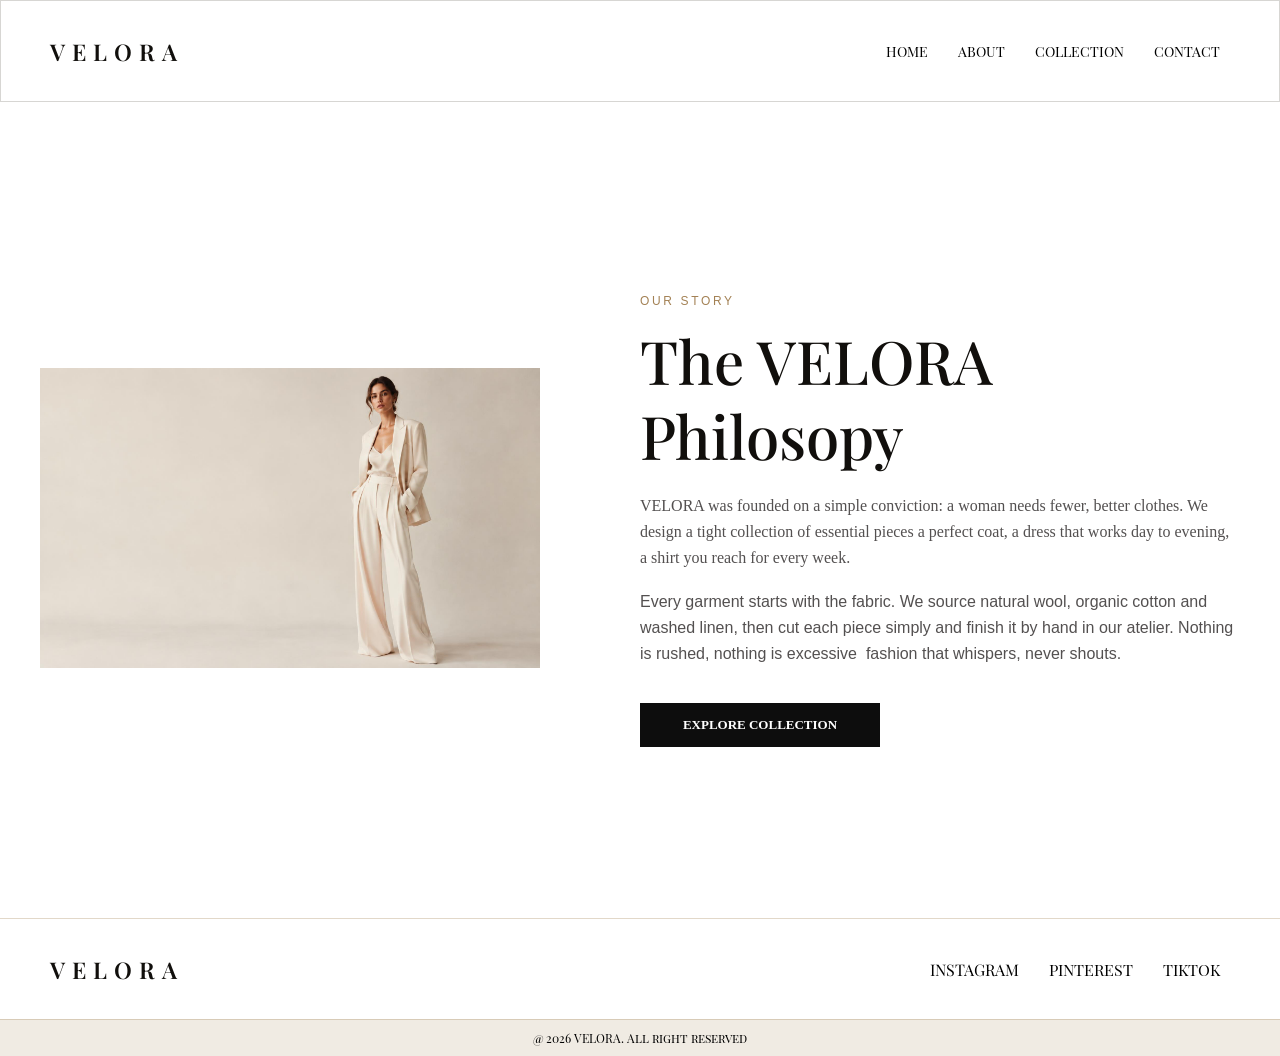
<file: about.html>
<!DOCTYPE html>
<html lang="">
<head>
<meta charset="UTF-8">
<meta name="viewport" content="width=device-width, initial-scale=1.0">
<meta name="generator" content="Silex v3.9.0">
<link rel="stylesheet" href="/css/about-8a2b05332d66886d018c81d923c111cadd1f4d7d3869c1ccde65b96fc89aac8c.css" />
<style>
/* NAVIGATION RESTORE - consistent nav on every page */
.Same_text{text-decoration:none}
#i0ufg-4-3{display:flex;justify-content:space-between;max-width:1200px;width:100%}
#ig43e-4-3{display:flex;align-items:center;column-gap:10px;padding:0 10px}
#ibk8cv,#i4tozs,#ioidp7{display:none}
#ihvi5b,#i5zx9l,#i1kx9r,#isrtz3{display:none}
@media (max-width:480px){
#ihvi5b,#i5zx9l,#i1kx9r,#isrtz3{display:flex;align-items:center;justify-content:center;width:40px;height:40px;font-size:32px;background:transparent;border:none;cursor:pointer}
#ig43e-4-3,#ig43e-4-2,#ig43e-4-2-2{display:none !important;background-color:#a88a5b;flex-direction:column;position:absolute;left:0;top:100px;width:100%;height:200px;z-index:1857;padding:10px;justify-content:space-between;column-gap:10px;transition:transform 0.9s ease}
#ii2tzj:checked ~ #ig43e,
#ibk8cv:checked ~ #ig43e-4-3,
#i4tozs:checked ~ #ig43e-4-2,
#ioidp7:checked ~ #ig43e-4-2-2{display:flex !important}
}
</style>
body {
  min-height: 100vh;
  display: flex;
  flex-direction: column;
}
body > :nth-last-child(2) {
  margin-top: auto;
}



<link href="https://fonts.googleapis.com" rel="preconnect" ><link href="https://fonts.googleapis.com/css2" rel="preconnect" crossorigin ><link href="https://fonts.googleapis.com/css2?family=Playfair+Display&display=swap" rel="stylesheet" ><link href="https://fonts.googleapis.com/css2?family=Playfair+Display+SC&display=swap" rel="stylesheet" ></head>
<body id="iyiyef"><div id="icoc-3" class="silex-default-container"><div id="i0ufg-4-3" class="silex-default-container"><div id="igfi-4" class="silex-default-container"><div id="i9du8-4" class="silex-default-text">VELORA</div></div><div id="itlzol"></div><input type="checkbox" id="ibk8cv"/><label for="ibk8cv" id="i5zx9l">☰</label><div for="ioidp7" id="ig43e-4-3" class="silex-default-container"><a href="./home.html" id="ilb2q-4-3" class="silex-default-text Same_text">HOME</a><A href="./about.html" id="ilb2q-6-3" class="silex-default-text Same_text">ABOUT</A><A href="./collection.html" id="ilb2q-5-3" class="silex-default-text Same_text">COLLECTION</A><A href="./contact.html" id="i2x3n-3" class="silex-default-text Same_text">CONTACT</A></div></div></div><div id="i7wlh-2" class="silex-default-container"><div id="ieo8t-2" class="silex-default-container"><div id="ipe0v-2" class="silex-default-container"><span id="ipm1w-2">OUR STORY</span><h1 data-tsd-source="/src/routes/index.tsx:42:13" id="ihjh6-2" class="text-4xl leading-tight text-foreground md:text-5xl lg:text-6xl">The VELORA Philosopy</h1><p data-tsd-source="/src/routes/about.tsx:44:11" id="inmzdq" class="mt-6 text-base leading-relaxed text-muted-foreground">VELORA was founded on a simple conviction: a woman needs fewer, better clothes. We design a tight collection of essential pieces a perfect coat, a dress that works day to evening, a shirt you reach for every week.<br/></p><span id="iskh2e"><br/></span><span id="igzl5v">Every garment starts with the fabric. We source natural wool, organic cotton and washed linen, then cut each piece simply and finish it by hand in our atelier. Nothing is rushed, nothing is excessive  fashion that whispers, never shouts.</span><br id="in5oda" class="Apple-interchange-newline"/><br class="Apple-interchange-newline"/><A type="button" href="./collection.html" id="ihqkj-2-2">EXPLORE COLLECTION</A></div><div id="i1nvg-2" class="silex-default-container"><img id="itdql-2" src="/assets/hero-DiPG7TwE.jpg"/></div></div></div><div id="itb5k9" class="silex-default-container"><div id="i93c9-2" class="silex-default-container"><div id="i0ufg-2-5" class="silex-default-container"><div id="igfi-2-5" class="silex-default-container"><div id="i9du8-2-5" class="silex-default-text">VELORA</div></div><div id="ig43e-2-5" class="silex-default-container"><div id="iu1iq-2-5" class="silex-default-text same_text_footer">INSTAGRAM</div><div id="igwsr-2-5" class="silex-default-text same_text_footer">PINTEREST</div><div id="ilb2q-2-5" class="silex-default-text same_text_footer">TIKTOK</div></div></div></div><div id="inwczh-3" class="silex-default-container"><div id="i3sb89-2" class="silex-default-container"><div id="ilu8is-2" class="silex-default-text">@ 2026 VELORA. All right reserved</div></div></div></div></body>
</html>
</file>
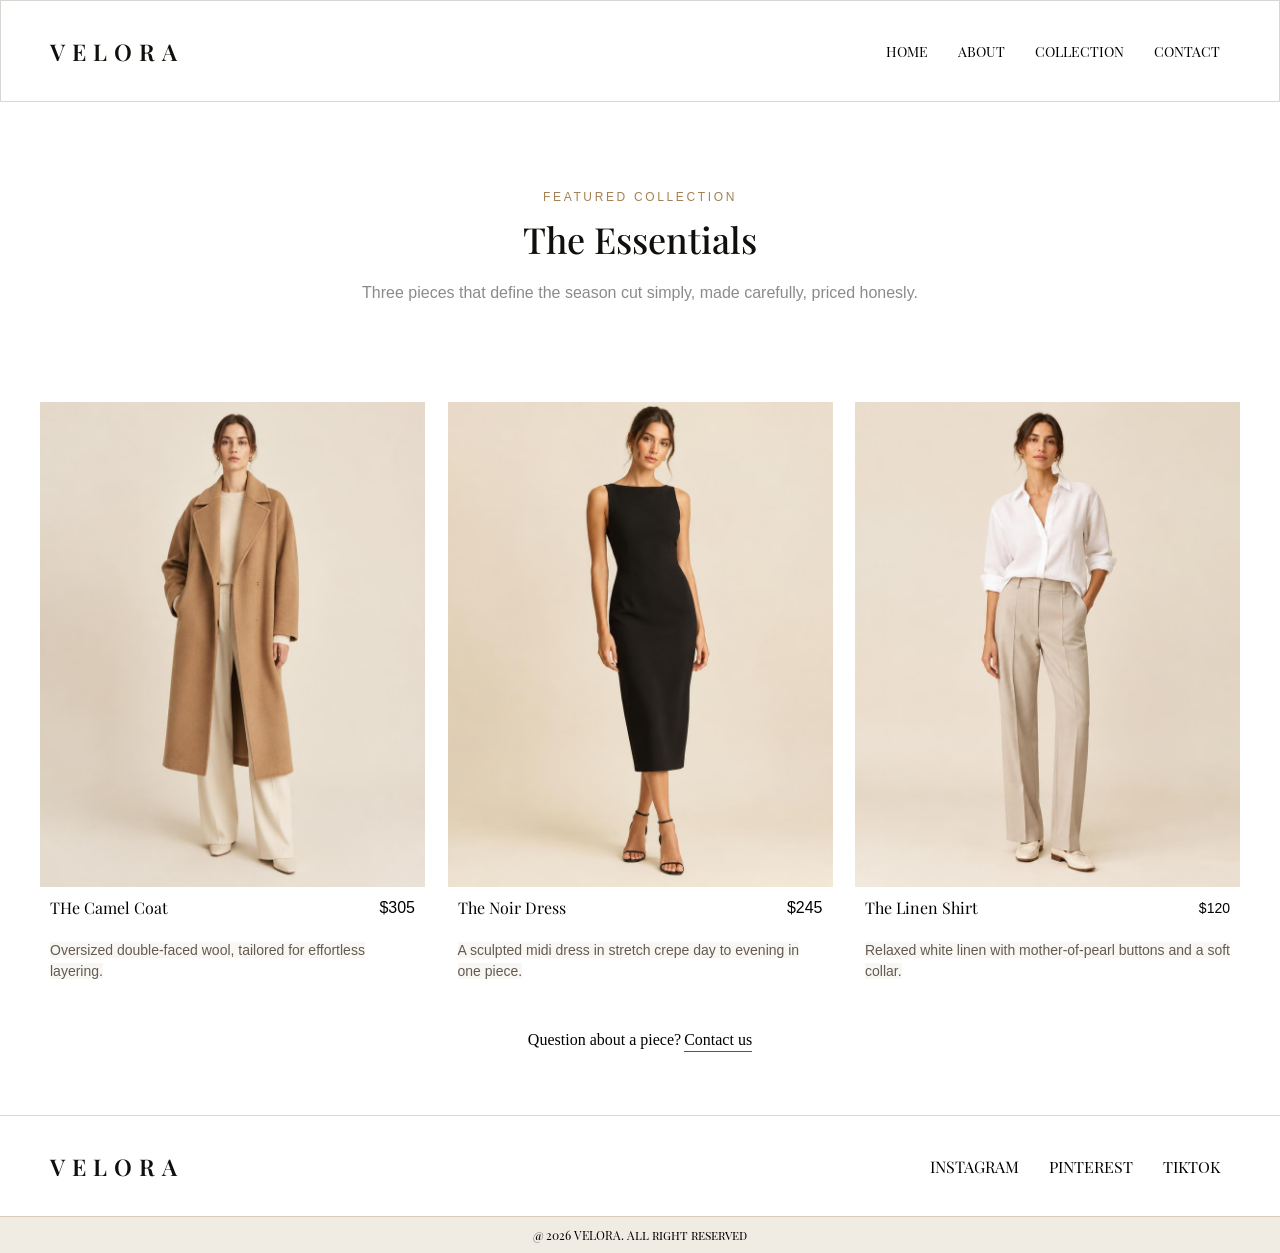
<file: collection.html>
<!DOCTYPE html>
<html lang="">
<head>
<meta charset="UTF-8">
<meta name="viewport" content="width=device-width, initial-scale=1.0">
<meta name="generator" content="Silex v3.9.0">
<link rel="stylesheet" href="/css/collection-d24afd1c11da4608a99aa071e062bcdd4bedc843bc2fc219ff7ac9bc777a57a7.css" />
<style>
/* NAVIGATION RESTORE - consistent nav on every page */
.Same_text{text-decoration:none}
#i0ufg-4-3{display:flex;justify-content:space-between;max-width:1200px;width:100%}
#ig43e-4-3{display:flex;align-items:center;column-gap:10px;padding:0 10px}
#ibk8cv,#i4tozs,#ioidp7{display:none}
#ihvi5b,#i5zx9l,#i1kx9r,#isrtz3{display:none}
@media (max-width:480px){
#ihvi5b,#i5zx9l,#i1kx9r,#isrtz3{display:flex;align-items:center;justify-content:center;width:40px;height:40px;font-size:32px;background:transparent;border:none;cursor:pointer}
#ig43e-4-3,#ig43e-4-2,#ig43e-4-2-2{display:none !important;background-color:#a88a5b;flex-direction:column;position:absolute;left:0;top:100px;width:100%;height:200px;z-index:1857;padding:10px;justify-content:space-between;column-gap:10px;transition:transform 0.9s ease}
#ii2tzj:checked ~ #ig43e,
#ibk8cv:checked ~ #ig43e-4-3,
#i4tozs:checked ~ #ig43e-4-2,
#ioidp7:checked ~ #ig43e-4-2-2{display:flex !important}
}
</style>




<link href="https://fonts.googleapis.com" rel="preconnect" ><link href="https://fonts.googleapis.com/css2" rel="preconnect" crossorigin ><link href="https://fonts.googleapis.com/css2?family=Playfair+Display&display=swap" rel="stylesheet" ><link href="https://fonts.googleapis.com/css2?family=Playfair+Display+SC&display=swap" rel="stylesheet" ></head>
<body id="i36yvp"><div id="icoc-3-2" class="silex-default-container"><div id="i0ufg-4-2" class="silex-default-container"><div id="igfi-4-2" class="silex-default-container"><div id="i9du8-4-2" class="silex-default-text">VELORA</div></div><div id="iucoa2"></div><input type="checkbox" id="i4tozs"/><label for="i4tozs" id="i1kx9r">☰</label><div for="ioidp7" id="ig43e-4-2" class="silex-default-container"><a href="./home.html" id="ilb2q-4-2" class="silex-default-text Same_text">HOME</a><A href="./about.html" id="ilb2q-6-4" class="silex-default-text Same_text">ABOUT</A><A href="./collection.html" id="ilb2q-5-4" class="silex-default-text Same_text">COLLECTION</A><A href="./contact.html" id="i2x3n-3-2" class="silex-default-text Same_text">CONTACT</A></div></div></div><div id="i7wlh-2-2" class="silex-default-container"><div id="ieo8t-2-2" class="silex-default-container"></div></div><div id="ir7rj-2" class="silex-default-container"><div id="i8r12-2" class="silex-default-container"><span id="ig2r9-3">FEATURED COLLECTION</span><h2 data-tsd-source="/src/routes/index.tsx:75:13" id="i1aii-3" class="font-heading text-3xl font-medium text-foreground md:text-4xl">The Essentials</h2><div id="iv8nv1" class="silex-default-text">Three pieces that define the season cut simply, made carefully, priced honesly.</div></div><div id="i0glrl" class="silex-default-container"><div id="iw0rb7" class="silex-default-container"><div id="if8z57" class="silex-default-text">Question about a piece? </div><A href="./contact.html" id="iid0tt" class="silex-default-text">Contact us</A></div></div><div id="iw89s-2"><div id="i3vxv-3-2" class="silex-default-container Log"><div id="iksygu-4-3-5-3-2" class="silex-default-container"><div id="imd9o-4-3-5-3-2" class="silex-default-text">THe Camel Coat</div><div id="i96ll-5-3-5-3-2" class="silex-default-text">$305</div></div><div id="iksygu-4-3-5-5-3-2" class="silex-default-container"><div id="imd9o-4-3-5-5-3-2" class="silex-default-text"><span id="ij8h7u-2">Oversized double-faced wool, tailored for effortless layering.</span><br id="iarbff-2"/></div></div><div id="i178n-2" class="silex-default-container CONTAINER"><img id="iebbv-3-2" src="/assets/product-coat-XFfqGw-7.jpg" class="IMAGE"/></div></div><div id="i3vxv-3-3-2" class="silex-default-container Log"><div id="iksygu-3-2" class="silex-default-container"><div id="imd9o-3-2" class="silex-default-text">The Noir Dress</div><div id="i96ll-4-2" class="silex-default-text">$245</div></div><div id="iksygu-3-3-2-3-2" class="silex-default-container"><div id="imd9o-3-3-2-3-2" class="silex-default-text"><span id="igjbei-2">A sculpted midi dress in stretch crepe day to evening in one piece.</span><br id="ir8i06-2"/></div></div><div id="i178n-3-2" class="silex-default-container CONTAINER"><img id="iebbv-3-3-2" src="/assets/product-dress-BSSbsTXH.jpg" class="IMAGE"/></div></div><div id="i3vxv-2-2" class="silex-default-container Log"><div id="icrik-2" class="silex-default-container"><div id="i2g05-2" class="silex-default-text">The Linen Shirt</div><div id="i96ll-2-2" class="silex-default-text">$120</div></div><div id="icrik-3-2-3-2" class="silex-default-container"><div id="i2g05-3-2-3-2" class="silex-default-text"><span id="ie00wh-2">Relaxed white linen with mother-of-pearl buttons and a soft collar.</span><br id="iiyrxt-2"/></div></div><div id="iyzil-2" class="silex-default-container CONTAINER"><img id="iebbv-2-2" src="/assets/product-shirt-C7UvGaq_.jpg" class="IMAGE"/></div></div></div></div><div id="ipxguf" class="silex-default-container"><div id="i93c9-3" class="silex-default-container"><div id="i0ufg-2-6" class="silex-default-container"><div id="igfi-2-6" class="silex-default-container"><div id="i9du8-2-6" class="silex-default-text">VELORA</div></div><div id="ig43e-2-6" class="silex-default-container"><div id="iu1iq-2-6" class="silex-default-text same_text_footer">INSTAGRAM</div><div id="igwsr-2-6" class="silex-default-text same_text_footer">PINTEREST</div><div id="ilb2q-2-6" class="silex-default-text same_text_footer">TIKTOK</div></div></div></div><div id="inwczh-2" class="silex-default-container"><div id="i3sb89-3" class="silex-default-container"><div id="ilu8is-3" class="silex-default-text">@ 2026 VELORA. All right reserved</div></div></div></div></body>
</html>
</file>
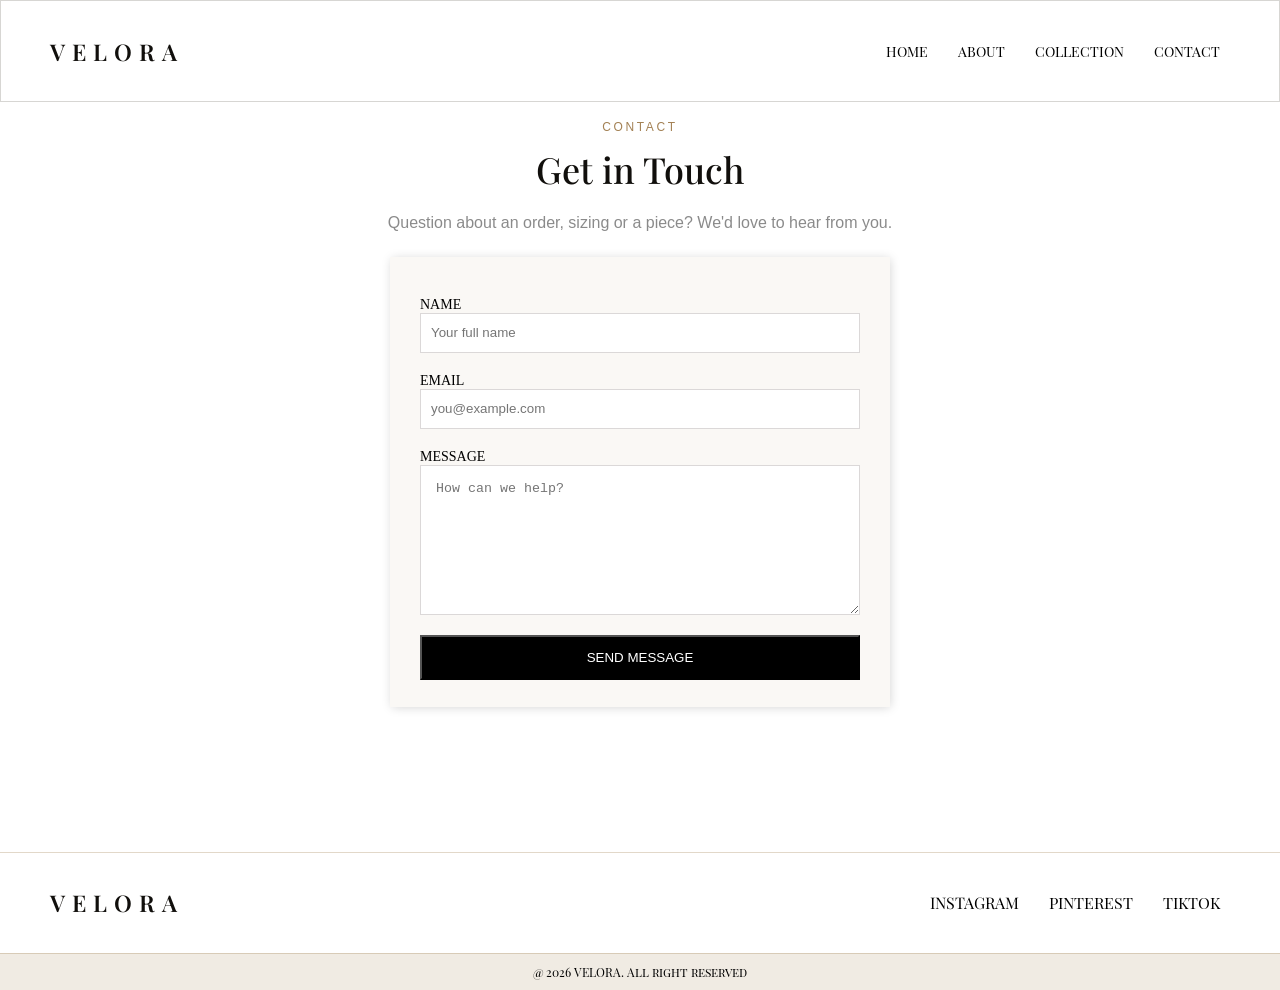
<file: contact.html>
<!DOCTYPE html>
<html lang="">
<head>
<meta charset="UTF-8">
<meta name="viewport" content="width=device-width, initial-scale=1.0">
<meta name="generator" content="Silex v3.9.0">
<link rel="stylesheet" href="/css/contact-f17ec191bf31e5355d2a39aedf1beb34613e172f86f29b64c9c46493f66a1e59.css" />
<style>
/* NAVIGATION RESTORE - consistent nav on every page */
.Same_text{text-decoration:none}
#i0ufg-4-3{display:flex;justify-content:space-between;max-width:1200px;width:100%}
#ig43e-4-3{display:flex;align-items:center;column-gap:10px;padding:0 10px}
#ibk8cv,#i4tozs,#ioidp7{display:none}
#ihvi5b,#i5zx9l,#i1kx9r,#isrtz3{display:none}
@media (max-width:480px){
#ihvi5b,#i5zx9l,#i1kx9r,#isrtz3{display:flex;align-items:center;justify-content:center;width:40px;height:40px;font-size:32px;background:transparent;border:none;cursor:pointer}
#ig43e-4-3,#ig43e-4-2,#ig43e-4-2-2{display:none !important;background-color:#a88a5b;flex-direction:column;position:absolute;left:0;top:100px;width:100%;height:200px;z-index:1857;padding:10px;justify-content:space-between;column-gap:10px;transition:transform 0.9s ease}
#ii2tzj:checked ~ #ig43e,
#ibk8cv:checked ~ #ig43e-4-3,
#i4tozs:checked ~ #ig43e-4-2,
#ioidp7:checked ~ #ig43e-4-2-2{display:flex !important}
}
</style>

<script>
(function () {
  const scriptURL =
    "https://script.google.com/macros/s/AKfycbzD02sQfmOFeCYCjxptSs8JSCM9BDPjHS3oKsMzII3pJ-RKK6gV6qGGH9o7Y0ycf1ws/exec";

  function setupVeloraForm() {
    const nameInput = document.getElementById("i8hamg");
    const emailInput = document.getElementById("i8hamg-2");
    const messageInput = document.getElementById("id4qq6");
    const submitButton = document.getElementById("imxqas");

    if (!nameInput || !emailInput || !messageInput || !submitButton) {
      console.error("VELORA: Form fields or button not found.");
      return;
    }

    submitButton.addEventListener("click", async function (event) {
      event.preventDefault();

      const name = nameInput.value.trim();
      const email = emailInput.value.trim();
      const message = messageInput.value.trim();

      if (!name || !email || !message) {
        alert("Please fill in all fields.");
        return;
      }

      submitButton.disabled = true;

      const data = new URLSearchParams({
        name: name,
        email: email,
        message: message
      });

      try {
        await fetch(scriptURL, {
          method: "POST",
          mode: "no-cors",
          body: data
        });

        alert("Your message was submitted. Please allow a moment for processing.");

        nameInput.value = "";
        emailInput.value = "";
        messageInput.value = "";
      } catch (error) {
        console.error("VELORA submission error:", error);
        alert("Submission failed. Please try again.");
      } finally {
        submitButton.disabled = false;
      }
    });
  }

  if (document.readyState === "loading") {
    document.addEventListener("DOMContentLoaded", setupVeloraForm);
  } else {
    setupVeloraForm();
  }
})();
</script>




<link href="https://fonts.googleapis.com" rel="preconnect" ><link href="https://fonts.googleapis.com/css2" rel="preconnect" crossorigin ><link href="https://fonts.googleapis.com/css2?family=Playfair+Display&display=swap" rel="stylesheet" ><link href="https://fonts.googleapis.com/css2?family=Playfair+Display+SC&display=swap" rel="stylesheet" ></head>
<body id="iihc4i"><div id="icoc-3-2-2" class="silex-default-container"><div id="i0ufg-4-2-2" class="silex-default-container"><div id="igfi-4-2-2" class="silex-default-container"><div id="i9du8-4-2-2" class="silex-default-text">VELORA</div></div><div id="iaivfx"></div><input type="checkbox" id="ioidp7"/><label for="ioidp7" id="isrtz3">☰</label><div for="ioidp7" id="ig43e-4-2-2" class="silex-default-container"><a href="./home.html" id="ilb2q-4-2-2" class="silex-default-text Same_text">HOME</a><A href="./about.html" id="ilb2q-6-5" class="silex-default-text Same_text">ABOUT</A><A href="./collection.html" id="ilb2q-5-5" class="silex-default-text Same_text">COLLECTION</A><A href="./contact.html" id="i2x3n-3-2-2" class="silex-default-text Same_text">CONTACT</A></div></div></div><div id="ir7rj-2-3" class="silex-default-container"><div id="idip3b" class="silex-default-container"></div><div id="i8r12-2-3" class="silex-default-container"><span id="ig2r9-3-3">CONTACT</span><h2 data-tsd-source="/src/routes/index.tsx:75:13" id="i1aii-3-3" class="font-heading text-3xl font-medium text-foreground md:text-4xl">Get in Touch</h2><div id="iv8nv1-3" class="silex-default-text">Question about an order, sizing or a piece? We'd love to hear from you.</div><div id="i7oscj" class="silex-default-container"><form method="get" id="ixp4kk"><div id="inl7dh"><label for="i8hamg" id="ivwcxu">NAME</label><input type="text" id="i8hamg" placeholder="Your full name"/></div><div id="i9nvk3"><label for="i8hamg-2" id="i4teg9">EMAIL</label><input type="email" id="i8hamg-2" placeholder="you@example.com"/></div><div id="idgtyy"><label for="id4qq6" id="iizgg4">MESSAGE</label><textarea id="id4qq6" placeholder="How can we help?"></textarea></div><div><button type="submit" id="imxqas">SEND MESSAGE</button></div></form></div></div></div><div id="igwe0g" class="silex-default-container"><div id="i93c9-4" class="silex-default-container"><div id="i0ufg-2-3" class="silex-default-container"><div id="igfi-2-3" class="silex-default-container"><div id="i9du8-2-3" class="silex-default-text">VELORA</div></div><div id="ig43e-2-3" class="silex-default-container"><div id="iu1iq-2-3" class="silex-default-text same_text_footer">INSTAGRAM</div><div id="igwsr-2-3" class="silex-default-text same_text_footer">PINTEREST</div><div id="ilb2q-2-3" class="silex-default-text same_text_footer">TIKTOK</div></div></div></div><div id="inwczh-4" class="silex-default-container"><div id="i3sb89-4" class="silex-default-container"><div id="ilu8is-4" class="silex-default-text">@ 2026 VELORA. All right reserved</div></div></div></div></body>
</html>
</file>
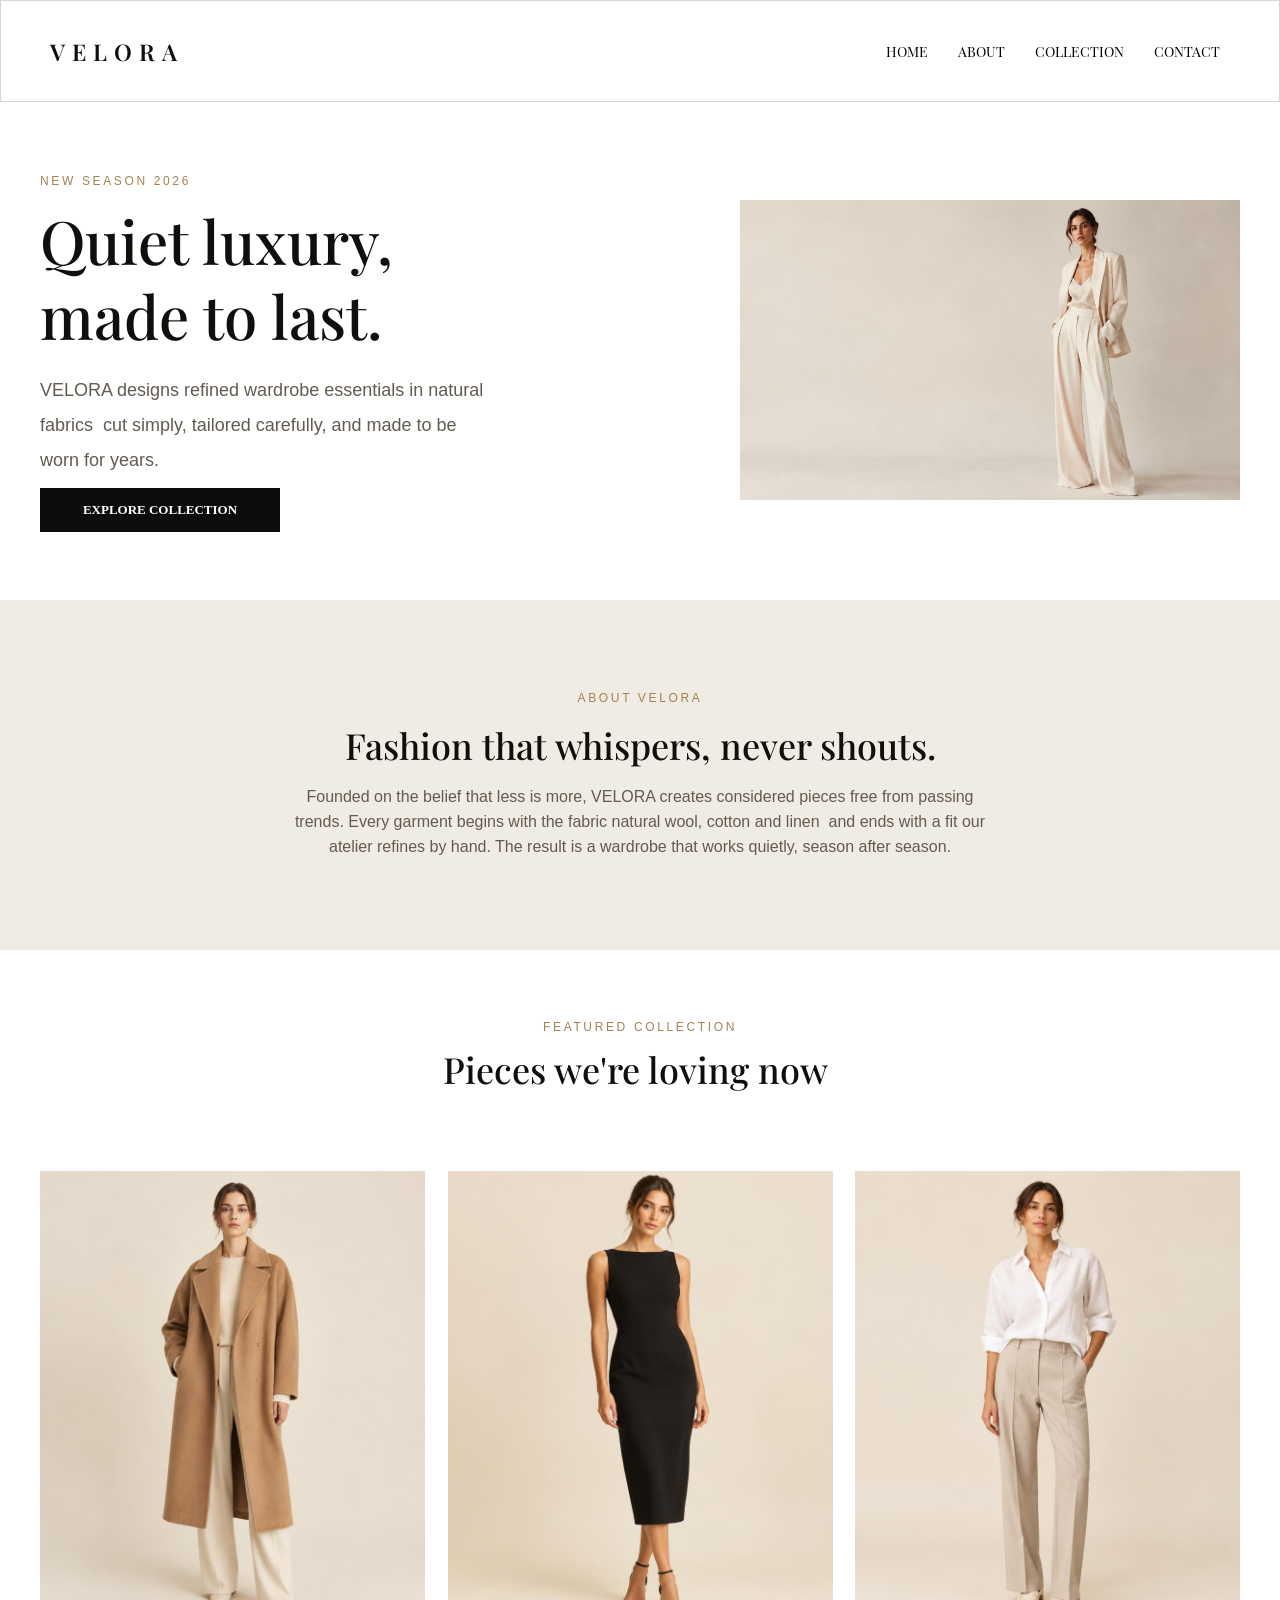
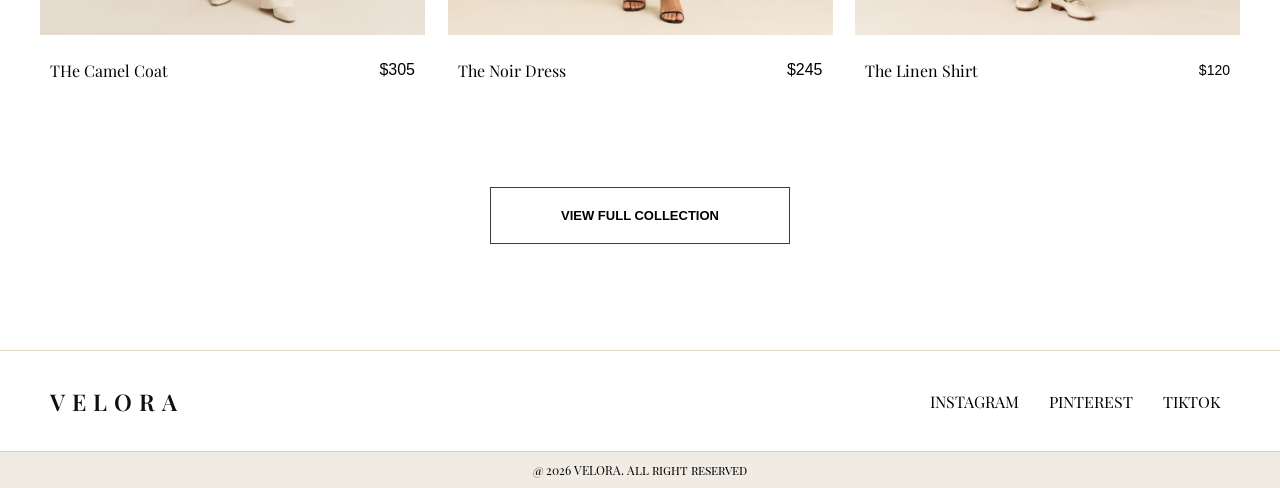
<file: home.html>
<!DOCTYPE html>
<html lang="">
<head>
<meta charset="UTF-8">
<meta name="viewport" content="width=device-width, initial-scale=1.0">
<meta name="generator" content="Silex v3.9.0">
<link rel="stylesheet" href="/css/home-d5a803fe5a7eb54b998e6d7cf14d75f5b43603138c4b5f65a8a74ffddd7be26d.css" />
<style>
/* NAVIGATION RESTORE - consistent nav on every page */
.Same_text{text-decoration:none}
#i0ufg-4-3{display:flex;justify-content:space-between;max-width:1200px;width:100%}
#ig43e-4-3{display:flex;align-items:center;column-gap:10px;padding:0 10px}
#ibk8cv,#i4tozs,#ioidp7{display:none}
#ihvi5b,#i5zx9l,#i1kx9r,#isrtz3{display:none}
@media (max-width:480px){
#ihvi5b,#i5zx9l,#i1kx9r,#isrtz3{display:flex;align-items:center;justify-content:center;width:40px;height:40px;font-size:32px;background:transparent;border:none;cursor:pointer}
#ig43e-4-3,#ig43e-4-2,#ig43e-4-2-2{display:none !important;background-color:#a88a5b;flex-direction:column;position:absolute;left:0;top:100px;width:100%;height:200px;z-index:1857;padding:10px;justify-content:space-between;column-gap:10px;transition:transform 0.9s ease}
#ii2tzj:checked ~ #ig43e,
#ibk8cv:checked ~ #ig43e-4-3,
#i4tozs:checked ~ #ig43e-4-2,
#ioidp7:checked ~ #ig43e-4-2-2{display:flex !important}
}
</style>




<link href="https://fonts.googleapis.com" rel="preconnect" ><link href="https://fonts.googleapis.com/css2" rel="preconnect" crossorigin ><link href="https://fonts.googleapis.com/css2?family=Playfair+Display&display=swap" rel="stylesheet" ><link href="https://fonts.googleapis.com/css2?family=Playfair+Display+SC&display=swap" rel="stylesheet" ></head>
<body id="i4p5"><div id="icoc" class="silex-default-container"><div id="i0ufg" class="silex-default-container"><div id="igfi" class="silex-default-container"><div id="i9du8" class="silex-default-text">VELORA</div></div><div id="i9fgty"></div><input type="checkbox" id="ii2tzj"/><label for="ii2tzj" id="ihvi5b">☰</label><div for="ioidp7" id="ig43e" class="silex-default-container"><a href="./home.html" id="ilb2q" class="silex-default-text Same_text">HOME</a><A href="./about.html" id="ilb2q-6" class="silex-default-text Same_text">ABOUT</A><A href="./collection.html" id="ilb2q-5" class="silex-default-text Same_text">COLLECTION</A><A href="./contact.html" id="i2x3n" class="silex-default-text Same_text">CONTACT</A></div></div></div><div id="i7wlh" class="silex-default-container"><SECTION id="ieo8t"><div id="ipe0v" class="silex-default-container"><span id="ipm1w">New Season 2026</span><h1 data-tsd-source="/src/routes/index.tsx:42:13" id="ihjh6" class="text-4xl leading-tight text-foreground md:text-5xl lg:text-6xl">Quiet luxury, made to last.</h1><span id="ijqna">VELORA designs refined wardrobe essentials in natural fabrics  cut simply, tailored carefully, and made to be worn for years.</span><A type="button" href="./collection.html" id="ihqkj-2">EXPLORE COLLECTION</A></div><div id="i1nvg" class="silex-default-container"><img id="itdql" src="/assets/hero-DiPG7TwE.jpg"/></div></SECTION></div><div id="icdru" class="silex-default-container"><div id="iwdq8" class="silex-default-container"><span id="ig2r9-2">About VELORA</span><h2 data-tsd-source="/src/routes/index.tsx:75:13" id="i1aii-2" class="font-heading text-3xl font-medium text-foreground md:text-4xl">Fashion that whispers, never shouts.</h2><span id="i7sfu">Founded on the belief that less is more, VELORA creates considered pieces free from passing trends. Every garment begins with the fabric natural wool, cotton and linen  and ends with a fit our atelier refines by hand. The result is a wardrobe that works quietly, season after season.</span></div></div><div id="ir7rj" class="silex-default-container"><div id="i8r12" class="silex-default-container"><span id="ig2r9">FEATURED COLLECTION</span><h2 data-tsd-source="/src/routes/index.tsx:75:13" id="i1aii" class="font-heading text-3xl font-medium text-foreground md:text-4xl">Pieces we're loving now </h2><div id="iw89s"><div id="i3vxv-3" class="silex-default-container Log"><div id="iksygu-4-3-5-3" class="silex-default-container"><div id="imd9o-4-3-5-3" class="silex-default-text">THe Camel Coat</div><div id="i96ll-5-3-5-3" class="silex-default-text">$305</div></div><div id="iksygu-4-3-5-5-3" class="silex-default-container"><div id="imd9o-4-3-5-5-3" class="silex-default-text"><span id="ij8h7u">Oversized double-faced wool, tailored for effortless layering.</span><br id="iarbff"/></div></div><div id="i178n" class="silex-default-container CONTAINER"><img id="iebbv-3" src="/assets/product-coat-XFfqGw-7.jpg" class="IMAGE"/></div></div><div id="i3vxv-3-3" class="silex-default-container Log"><div id="iksygu-3" class="silex-default-container"><div id="imd9o-3" class="silex-default-text">The Noir Dress</div><div id="i96ll-4" class="silex-default-text">$245</div></div><div id="iksygu-3-3-2-3" class="silex-default-container"><div id="imd9o-3-3-2-3" class="silex-default-text"><span id="igjbei">A sculpted midi dress in stretch crepe day to evening in one piece.</span><br id="ir8i06"/></div></div><div id="i178n-3" class="silex-default-container CONTAINER"><img id="iebbv-3-3" src="/assets/product-dress-BSSbsTXH.jpg" class="IMAGE"/></div></div><div id="i3vxv-2" class="silex-default-container Log"><div id="icrik" class="silex-default-container"><div id="i2g05" class="silex-default-text">The Linen Shirt</div><div id="i96ll-2" class="silex-default-text">$120</div></div><div id="icrik-3-2-3" class="silex-default-container"><div id="i2g05-3-2-3" class="silex-default-text"><span id="ie00wh">Relaxed white linen with mother-of-pearl buttons and a soft collar.</span><br id="iiyrxt"/></div></div><div id="iyzil" class="silex-default-container CONTAINER"><img id="iebbv-2" src="/assets/product-shirt-C7UvGaq_.jpg" class="IMAGE"/></div></div></div><A type="button" href="./collection.html" id="ir8nf">VIEW FULL COLLECTION</A></div></div><div id="iwxful" class="silex-default-container"><div id="i93c9" class="silex-default-container"><div id="i0ufg-2" class="silex-default-container"><div id="igfi-2" class="silex-default-container"><div id="i9du8-2" class="silex-default-text">VELORA</div></div><div id="ig43e-2" class="silex-default-container"><div id="iu1iq-2" class="silex-default-text same_text_footer">INSTAGRAM</div><div id="igwsr-2" class="silex-default-text same_text_footer">PINTEREST</div><div id="ilb2q-2" class="silex-default-text same_text_footer">TIKTOK</div></div></div></div><div id="inwczh" class="silex-default-container"><div id="i3sb89" class="silex-default-container"><div id="ilu8is" class="silex-default-text">@ 2026 VELORA. All right reserved</div></div></div></div></body>
</html>
</file>
<file: css/about-8a2b05332d66886d018c81d923c111cadd1f4d7d3869c1ccde65b96fc89aac8c.css>
* { box-sizing: border-box; } body {margin: 0;}.silex-default-container{min-height:100px;}.silex-default-text{padding:10px;}body{display:flex;flex-direction:column;min-height:100vh;}.same_text_footer:hover{color:#c6711a;}#i9du8-4{color:#110f0c;font-family:"Playfair Display", serif;font-size:23px;font-weight:600;letter-spacing:0.3em;}#igfi-4{align-items:center;display:flex;min-height:100%;}#i2x3n-3{font-family:"Playfair Display SC", serif;}#icoc-3{align-items:center;background-color:#ffffff;border:1px solid rgba(98,91,82,0.25);display:flex;justify-content:center;padding:0px 32px 0px 32px;position:fixed;top:0px;width:100%;}#ipm1w-2{color:oklch(0.626 0.075 74);font-family:Jost, "Helvetica Neue", Arial, sans-serif;font-size:12px;font-variant-ligatures:normal;letter-spacing:2.64px;margin:5px 0px 5px 0px;text-transform:uppercase;}#ihjh6-2{--tw-font-weight:500;--tw-leading:1.25;border:0px solid oklch(0.905 0.012 85);color:oklch(0.17 0.007 80);font-family:"Playfair Display", Georgia, serif;font-size:60px;font-variant-ligatures:normal;font-weight:500;line-height:1.25;margin:10px 0px 10px 0px;max-width:400px;padding:0px;width:100%;}#ihqkj-2-2{align-items:center;background-color:rgba(0,0,0,0.95);border:0px solid;color:#ffffff;display:flex;font-size:13px;font-weight:600;height:44px;justify-content:center;text-decoration:none;transition:all 0.3s ease;width:40%;}#ihqkj-2-2:hover{background-color:rgba(0,0,0,0.89);}#ipe0v-2{display:flex;flex-direction:column;height:100%;justify-content:center;width:100%;}#itdql-2{height:300px;max-width:500px;width:97.578%;}#i1nvg-2{align-items:center;display:flex;height:100%;justify-content:flex-start;order:-1;width:100%;}#ieo8t-2{display:flex;height:500px;max-width:1200px;width:100%;}#i7wlh-2{align-items:center;display:flex;height:100%;justify-content:center;margin:100px 0px 0px 0px;min-height:800px;width:100%;}#inmzdq{--tw-leading:1.625;border:0px solid oklch(0.905 0.012 85);color:rgba(53,49,49,0.85);font-size:medium;font-variant-ligatures:normal;line-height:1.625;margin:10px 0px 0px 0px;padding:0px;}#in5oda{-webkit-tap-highlight-color:rgba(0, 0, 0, 0.4);-webkit-text-stroke-width:0px;caret-color:rgb(0, 0, 0);color:rgb(0, 0, 0);font-style:normal;font-variant-caps:normal;font-weight:400;letter-spacing:normal;orphans:2;text-align:start;text-decoration-line:none;text-decoration-style:solid;text-decoration-thickness:auto;text-indent:0px;text-transform:none;white-space:normal;widows:2;word-spacing:0px;}#iskh2e{-webkit-tap-highlight-color:rgba(0, 0, 0, 0.4);-webkit-text-stroke-width:0px;color:oklch(0.475 0.017 78);display:inline !important;float:none;font-family:Jost, "Helvetica Neue", Arial, sans-serif;font-size:16px;font-style:normal;font-variant-caps:normal;font-variant-ligatures:normal;font-weight:400;letter-spacing:normal;orphans:2;text-align:start;text-decoration-color:initial;text-decoration-line:none;text-decoration-style:initial;text-decoration-thickness:initial;text-indent:0px;text-transform:none;white-space:normal;widows:2;word-spacing:0px;}#igzl5v{-webkit-tap-highlight-color:rgba(0, 0, 0, 0.4);-webkit-text-stroke-width:0px;color:rgba(53,49,49,0.85);display:inline !important;float:none;font-family:Jost, "Helvetica Neue", Arial, sans-serif;font-size:16px;font-style:normal;font-variant-caps:normal;font-variant-ligatures:normal;line-height:1.625em;orphans:2;text-align:start;text-decoration-color:initial;text-decoration-line:none;text-decoration-style:initial;text-decoration-thickness:initial;text-indent:0px;text-transform:none;white-space:normal;widows:2;word-spacing:0px;}.silex-default-text.same_text{color:#000000;}#ilb2q-5-3{font-family:"Playfair Display SC", serif;}.Same_text{color:#000000;font-family:"Playfair Display SC", serif;font-size:14px;}.Same_text:hover{color:#df9e38;}.hamburger span{background:#ffffff;border-radius:3px;display:block;height:3px;transition:transform 0.35s ease, opacity 0.25s ease;width:28px;}.hamburger.active span:nth-child(1){transform:translateY(9px) rotate(45deg);}.hamburger.active span:nth-child(2){opacity:0;}.hamburger.active span:nth-child(3){transform:translateY(-9px) rotate(-45deg);}#ilb2q-6-3{font-family:"Playfair Display SC", serif;}#ii2tzj:checked ~ label .hamburger span:nth-child(1), #ibk8cv:checked ~ label .hamburger span:nth-child(1), #i4tozs:checked ~ label .hamburger span:nth-child(1), #ioidp7:checked ~ label .hamburger span:nth-child(1){transform:translateY(9px) rotate(45deg);}#ii2tzj:checked ~ label .hamburger span:nth-child(2), #ibk8cv:checked ~ label .hamburger span:nth-child(2), #i4tozs:checked ~ label .hamburger span:nth-child(2), #ioidp7:checked ~ label .hamburger span:nth-child(2){opacity:0;}#ii2tzj:checked ~ label .hamburger span:nth-child(3), #ibk8cv:checked ~ label .hamburger span:nth-child(3), #i4tozs:checked ~ label .hamburger span:nth-child(3), #ioidp7:checked ~ label .hamburger span:nth-child(3){transform:translateY(-9px) rotate(-45deg);}#i9du8-2-5{color:#110f0c;font-family:"Playfair Display", serif;font-size:23px;font-weight:600;letter-spacing:0.3em;}#igfi-2-5{align-items:center;display:flex;min-height:100%;}#iu1iq-2-5{font-family:"Playfair Display", serif;}#igwsr-2-5{font-family:"Playfair Display SC", serif;}#ilb2q-2-5{font-family:"Playfair Display SC", serif;}#ig43e-2-5{align-items:center;column-gap:10px;display:flex;padding:0px 10px 0px 10px;}#i0ufg-2-5{display:flex;justify-content:space-between;max-width:1200px;width:100%;}#i93c9-2{align-items:center;border-top:1px solid rgba(168,138,91,0.33);display:flex;justify-content:center;width:100%;}#ilu8is-2{font-family:"Playfair Display SC", serif;font-size:12px;font-weight:100;}#i3sb89-2{min-height:100%;}#inwczh-3{align-items:center;background-color:rgba(168,138,91,0.17);border:0px solid;border-top:1px solid rgba(168,138,91,0.33);display:flex;height:100%;justify-content:center;min-height:100%;width:100%;}#itb5k9{display:flex;flex-direction:column;margin:auto 0px 0px 0px;}@media (max-width: 992px){#i9du8-4{font-size:21px;}#ipm1w-2{font-size:11px;}#ihjh6-2{font-size:37px;max-width:400px;}#itdql-2{width:349px;}#ieo8t-2{align-items:center;height:100%;justify-content:center;max-width:800px;width:100%;}#inmzdq{font-size:14px;}#igzl5v{font-size:14px;}#i7wlh-2{margin:100px 0px 0px 0px;}#ihqkj-2-2{width:60%;}body{height:100%;min-height:100vh;}#i0ufg-2-5{max-width:700px;}}@media (max-width: 768px){#ihjh6-2{font-size:58px;max-width:400px;}#ihqkj-2-2{width:60%;}#ipe0v-2{align-items:flex-start;}#ieo8t-2{align-items:center;flex-direction:column;height:100%;justify-content:center;margin:5px;max-width:700px;padding:5px;width:100%;}#i9du8-4{font-size:21px;}#ipm1w-2{font-size:11px;}#itdql-2{width:408px;}#inmzdq{font-size:14px;}#igzl5v{font-size:14px;}#i7wlh-2{margin:100px 0px 0px 0px;}#i1nvg-2{justify-content:flex-start;}body{min-height:100vh;}#i0ufg-2-5{max-width:700px;}}@media (max-width: 480px){#i9du8-4{font-size:17px;}#icoc-3{padding:0px 17px 0px 17px;}#ihjh6-2{font-size:37px;}#i1nvg-2{justify-content:flex-end;margin:0px 0px 20px 0px;order:-1;overflow:hidden hidden;}#ieo8t-2{flex-direction:column;}#i7wlh-2{padding:15px;}#inmzdq{font-size:12px;}#igzl5v{font-size:12px;}#ihqkj-2-2{width:100%;}.silex-default-text.same_text{color:#000000;}#itdql-2{width:500px;}.Same_text{color:#ffffff;cursor:pointer;width:100%;}.Same_text:hover{background-color:#ffffff;color:#000000;cursor:pointer;}#ii2tzj:checked ~ #ig43e{background-color:#a88a5b;display:flex;}#i0ufg-4-3{align-items:center;}body{min-height:100vh;}#ig43e-2-5{align-items:flex-start;flex-direction:column;height:100%;margin:0px;}#i0ufg-2-5{align-content:center;flex-direction:column;padding:10px 10px 10px 10px;}}
</file>
<file: css/collection-d24afd1c11da4608a99aa071e062bcdd4bedc843bc2fc219ff7ac9bc777a57a7.css>
* { box-sizing: border-box; } body {margin: 0;}.silex-default-container{min-height:100px;}.silex-default-text{padding:10px;}.font-medium{margin:10px 0px 10px 0px;}body{display:flex;flex-direction:column;min-height:100vh;}.Log{display:flex;flex-direction:column;height:80%;min-height:60%;width:385px;}.IMAGE{height:100%;transition:all 0.3s ease;width:100%;}.IMAGE:hover{transform:scaleY(1.03) scaleX(1.03);transition:transform 0.3s ease;}.CONTAINER{overflow:hidden hidden;}.same_text_footer:hover{color:#c6711a;}#i9du8-4-2{color:#110f0c;font-family:"Playfair Display", serif;font-size:23px;font-weight:600;letter-spacing:0.3em;}#igfi-4-2{align-items:center;display:flex;min-height:100%;}#ilb2q-4-2{font-family:"Playfair Display SC", serif;}#i2x3n-3-2{font-family:"Playfair Display SC", serif;}#ig43e-4-2{align-items:center;column-gap:10px;display:flex;padding:0px 10px 0px 10px;}#i0ufg-4-2{display:flex;justify-content:space-between;max-width:1200px;width:100%;}#icoc-3-2{align-items:center;background-color:#ffffff;border:1px solid rgba(98,91,82,0.25);display:flex;justify-content:center;padding:0px 32px 0px 32px;position:fixed;top:0px;width:100%;}#ig2r9-3{color:oklch(0.626 0.075 74);font-family:Jost, "Helvetica Neue", Arial, sans-serif;font-size:12px;font-variant-ligatures:normal;letter-spacing:2.64px;text-align:center;text-transform:uppercase;}#i1aii-3{--tw-font-weight:500;border:0px solid oklch(0.905 0.012 85);color:oklch(0.17 0.007 80);font-family:"Playfair Display", Georgia, serif;font-size:36px;font-variant-ligatures:normal;font-weight:500;line-height:1.11111;margin-bottom:0px;margin-top:0px;padding:0px;text-align:center;}#i8r12-2{align-items:center;display:flex;flex-direction:column;height:100%;justify-content:center;max-width:1200px;padding:90px 0px 90px 0px;row-gap:15px;width:100%;}#ir7rj-2{align-items:center;display:flex;flex-direction:column;height:100%;justify-content:flex-start;padding:0px 0px 25px 0px;width:100%;}#iv8nv1{color:rgba(0,0,0,0.46);font-family:Arial, Helvetica, sans-serif;text-align:center;}#iw0rb7{align-items:center;column-gap:3px;display:flex;height:auto;min-height:auto;}#iid0tt{align-items:center;border-bottom:1.5px solid rgba(0,0,0,0.67);color:#000000;display:flex;justify-content:center;padding:2px 0px 2px 0px;text-decoration:none;}#if8z57{padding:5px 0px 5px 0px;}.Log.Login{height:80%;}#i0glrl{align-items:center;display:flex;justify-content:center;order:4;}.silex-default-text.same_text{color:#000000;}#ilb2q-5-4{font-family:"Playfair Display SC", serif;}.Same_text{color:#000000;font-family:"Playfair Display SC", serif;font-size:14px;}.Same_text:hover{color:#df9e38;}.hamburger span{background:#ffffff;border-radius:3px;display:block;height:3px;transition:transform 0.35s ease, opacity 0.25s ease;width:28px;}.hamburger.active span:nth-child(1){transform:translateY(9px) rotate(45deg);}.hamburger.active span:nth-child(2){opacity:0;}.hamburger.active span:nth-child(3){transform:translateY(-9px) rotate(-45deg);}#ilb2q-6-4{font-family:"Playfair Display SC", serif;}#ii2tzj:checked ~ label .hamburger span:nth-child(1), #ibk8cv:checked ~ label .hamburger span:nth-child(1), #i4tozs:checked ~ label .hamburger span:nth-child(1), #ioidp7:checked ~ label .hamburger span:nth-child(1){transform:translateY(9px) rotate(45deg);}#ii2tzj:checked ~ label .hamburger span:nth-child(2), #ibk8cv:checked ~ label .hamburger span:nth-child(2), #i4tozs:checked ~ label .hamburger span:nth-child(2), #ioidp7:checked ~ label .hamburger span:nth-child(2){opacity:0;}#ii2tzj:checked ~ label .hamburger span:nth-child(3), #ibk8cv:checked ~ label .hamburger span:nth-child(3), #i4tozs:checked ~ label .hamburger span:nth-child(3), #ioidp7:checked ~ label .hamburger span:nth-child(3){transform:translateY(-9px) rotate(-45deg);}#imd9o-4-3-5-3-2{font-family:"Playfair Display", serif;}#i96ll-5-3-5-3-2{font-family:Arial, Helvetica, sans-serif;}#iksygu-4-3-5-3-2{align-items:center;display:flex;height:15%;justify-content:space-between;min-height:10px;order:1;width:100%;}#ij8h7u-2{background-color:oklch(0.977 0.006 85);color:oklch(0.475 0.017 78);font-family:Jost, "Helvetica Neue", Arial, sans-serif;font-size:14px;font-variant-ligatures:normal;}#imd9o-4-3-5-5-3-2{font-family:"Playfair Display", serif;}#iksygu-4-3-5-5-3-2{align-items:center;height:15%;justify-content:space-between;min-height:10px;order:1;width:100%;}#iebbv-3-2{height:100%;width:100%;}#i178n-2{display:flex;height:100%;width:100%;}#imd9o-3-2{font-family:"Playfair Display", serif;}#i96ll-4-2{font-family:Arial, Helvetica, sans-serif;}#iksygu-3-2{align-items:center;display:flex;height:15%;justify-content:space-between;min-height:10px;order:1;width:100%;}#igjbei-2{background-color:oklch(0.977 0.006 85);color:oklch(0.475 0.017 78);font-family:Jost, "Helvetica Neue", Arial, sans-serif;font-size:14px;font-variant-ligatures:normal;}#imd9o-3-3-2-3-2{font-family:"Playfair Display", serif;}#iksygu-3-3-2-3-2{align-items:center;height:15%;justify-content:space-between;min-height:10px;order:1;width:100%;}#iebbv-3-3-2{height:100%;width:100%;}#i178n-3-2{display:flex;height:100%;width:100%;}#i2g05-2{font-family:"Playfair Display", serif;}#i96ll-2-2{font-family:Arial, Helvetica, sans-serif;font-size:14px;font-weight:500;}#i96ll-2-2{font-family:Arial, Helvetica, sans-serif;font-size:14px;font-weight:500;}#icrik-2{align-items:center;display:flex;height:15%;justify-content:space-between;min-height:10px;order:1;width:100%;}#ie00wh-2{background-color:oklch(0.977 0.006 85);color:oklch(0.475 0.017 78);font-family:Jost, "Helvetica Neue", Arial, sans-serif;font-size:14px;font-variant-ligatures:normal;}#i2g05-3-2-3-2{font-family:"Playfair Display", serif;}#icrik-3-2-3-2{align-items:center;height:15%;justify-content:space-between;min-height:10px;order:1;width:100%;}#iebbv-2-2{height:100%;width:100%;}#iyzil-2{display:flex;height:100%;width:100%;}#iw89s-2{align-items:center;column-gap:10px;display:flex;flex-direction:row;height:80%;justify-content:space-between;margin:0px 0px 0px;max-width:1200px;width:100%;}#i9du8-2-6{color:#110f0c;font-family:"Playfair Display", serif;font-size:23px;font-weight:600;letter-spacing:0.3em;}#igfi-2-6{align-items:center;display:flex;min-height:100%;}#iu1iq-2-6{font-family:"Playfair Display", serif;}#igwsr-2-6{font-family:"Playfair Display SC", serif;}#ilb2q-2-6{font-family:"Playfair Display SC", serif;}#ig43e-2-6{align-items:center;column-gap:10px;display:flex;padding:0px 10px 0px 10px;}#i0ufg-2-6{display:flex;justify-content:space-between;max-width:1200px;width:100%;}#i93c9-3{align-items:center;border-top:1px solid rgba(168,138,91,0.33);display:flex;justify-content:center;width:100%;}#ilu8is-3{font-family:"Playfair Display SC", serif;font-size:12px;font-weight:100;}#i3sb89-3{min-height:100%;}#inwczh-2{align-items:center;background-color:rgba(168,138,91,0.17);border:0px solid;border-top:1px solid rgba(168,138,91,0.33);display:flex;height:100%;justify-content:center;min-height:100%;width:100%;}#ipxguf{display:flex;flex-direction:column;margin:auto 0px 0px 0px;}@media (max-width: 992px){.Log{height:50%;min-height:40%;width:97%;}.IMAGE{height:286px;width:228px;}#i9du8-4-2{font-size:21px;}#i8r12-2{height:100%;}#ir7rj-2{height:100%;}body{height:100%;min-height:100vh;}#iv8nv1{text-align:center;}#iw89s-2{align-items:center;flex-wrap:nowrap;height:80%;justify-content:flex-start;max-width:770px;}#i0ufg-2-6{max-width:700px;}}@media (max-width: 768px){.Log{height:50%;min-height:40%;width:95%;}.IMAGE{height:286px;width:228px;}#i9du8-4-2{font-size:21px;}#i8r12-2{height:100%;}#ir7rj-2{height:100%;}body{min-height:100vh;}#iw89s-2{align-items:center;flex-direction:column;flex-wrap:nowrap;height:80%;justify-content:flex-start;max-width:568px;padding:10px;row-gap:25px;}#i0ufg-2-6{max-width:700px;}}@media (max-width: 480px){.Log{width:90%;}#i9du8-4-2{font-size:17px;}#icoc-3-2{padding:0px 17px 0px 17px;}#ig2r9-3{font-size:10px;}#i1aii-3{font-size:37px;}#i8r12-2{padding:70px 10px 70px 10px;}#iv8nv1{font-size:16px;text-align:center;}.silex-default-text.same_text{color:#000000;}.Same_text{color:#ffffff;cursor:pointer;width:100%;}.Same_text:hover{background-color:#ffffff;color:#000000;cursor:pointer;}#ii2tzj:checked ~ #ig43e{background-color:#a88a5b;display:flex;}#i0ufg-4-2{align-items:center;}#ig43e-4-2{padding:10px 10px 10px 10px;}body{min-height:100vh;}#ir7rj-2{padding:0px 15px 25px 15px;}#iw89s-2{column-gap:10px;flex-direction:column;height:100%;max-width:1200px;padding:10px 5px 10px 5px;}#ig43e-2-6{align-items:flex-start;flex-direction:column;height:100%;margin:0px;}#i0ufg-2-6{align-content:center;flex-direction:column;padding:10px 10px 10px 10px;}}
</file>
<file: css/contact-f17ec191bf31e5355d2a39aedf1beb34613e172f86f29b64c9c46493f66a1e59.css>
* { box-sizing: border-box; } body {margin: 0;}.silex-default-container{min-height:100px;}.silex-default-text{padding:10px;}.font-medium{margin:10px 0px 10px 0px;}body{display:flex;flex-direction:column;min-height:100vh;}.same_text_footer:hover{color:#c6711a;}#i9du8-4-2-2{color:#110f0c;font-family:"Playfair Display", serif;font-size:23px;font-weight:600;letter-spacing:0.3em;}#igfi-4-2-2{align-items:center;display:flex;min-height:100%;}#ilb2q-4-2-2{font-family:"Playfair Display SC", serif;}#i2x3n-3-2-2{font-family:"Playfair Display SC", serif;}#ig43e-4-2-2{align-items:center;column-gap:10px;display:flex;padding:0px 10px 0px 10px;}#i0ufg-4-2-2{display:flex;justify-content:space-between;max-width:1200px;width:100%;}#icoc-3-2-2{align-items:center;background-color:#ffffff;border:1px solid rgba(98,91,82,0.25);display:flex;justify-content:center;padding:0px 32px 0px 32px;position:fixed;top:0px;width:100%;z-index:1759;}#ig2r9-3-3{color:oklch(0.626 0.075 74);font-family:Jost, "Helvetica Neue", Arial, sans-serif;font-size:12px;font-variant-ligatures:normal;letter-spacing:2.64px;text-align:center;text-transform:uppercase;}#i1aii-3-3{--tw-font-weight:500;border:0px solid oklch(0.905 0.012 85);color:oklch(0.17 0.007 80);font-family:"Playfair Display", Georgia, serif;font-size:36px;font-variant-ligatures:normal;font-weight:500;line-height:1.11111;margin-bottom:0px;margin-top:0px;padding:0px;text-align:center;}#iv8nv1-3{color:rgba(0,0,0,0.46);font-family:Arial, Helvetica, sans-serif;}#i8r12-2-3{align-items:center;display:flex;flex-direction:column;height:100%;justify-content:center;max-width:1200px;padding:120px 0px 120px 0px;row-gap:15px;width:100%;}#ir7rj-2-3{align-items:center;display:flex;flex-direction:column;height:100%;justify-content:flex-start;padding:0px 0px 25px 0px;position:relative;width:100%;}#i7oscj{background-color:rgba(168,138,91,0.06);border-radius:0px;box-shadow:1px 1px 10px -1px rgba(0,0,0,0.18) ;height:450px;padding:30px;width:500px;}#ixp4kk{height:100%;}#inl7dh{display:flex;flex-direction:column;margin:10px 0px 20px 0px;}#i8hamg{border:0.5px solid rgba(145,137,137,0.33);border-radius:0px;height:40px;padding:0px 10px 0px 10px;}#idgtyy{display:flex;flex-direction:column;margin:0px 0px 20px 0px;}#i8hamg-2{border:0.5px solid rgba(145,137,137,0.33);border-radius:0px;height:40px;padding:0px 10px 0px 10px;}#i9nvk3{display:flex;flex-direction:column;margin:0px 0px 20px 0px;}#i4teg9{font-size:14px;}#ivwcxu{font-size:14px;}#id4qq6{border:0.5px solid rgba(145,137,137,0.33);height:150px;padding:15px;}#imxqas{background-color:#000000;color:#ffffff;font-weight:500;height:45px;width:100%;}#iizgg4{font-size:14px;}#imxqas:hover{background-color:rgba(0,0,0,0.9);}.silex-default-text.same_text{color:#000000;}#ilb2q-5-5{font-family:"Playfair Display SC", serif;}.Same_text{color:#000000;font-family:"Playfair Display SC", serif;font-size:14px;}.Same_text:hover{color:#df9e38;}.hamburger span{background:#ffffff;border-radius:3px;display:block;height:3px;transition:transform 0.35s ease, opacity 0.25s ease;width:28px;}.hamburger.active span:nth-child(1){transform:translateY(9px) rotate(45deg);}.hamburger.active span:nth-child(2){opacity:0;}.hamburger.active span:nth-child(3){transform:translateY(-9px) rotate(-45deg);}#ilb2q-6-5{font-family:"Playfair Display SC", serif;}#ii2tzj:checked ~ label .hamburger span:nth-child(1), #ibk8cv:checked ~ label .hamburger span:nth-child(1), #i4tozs:checked ~ label .hamburger span:nth-child(1), #ioidp7:checked ~ label .hamburger span:nth-child(1){transform:translateY(9px) rotate(45deg);}#ii2tzj:checked ~ label .hamburger span:nth-child(2), #ibk8cv:checked ~ label .hamburger span:nth-child(2), #i4tozs:checked ~ label .hamburger span:nth-child(2), #ioidp7:checked ~ label .hamburger span:nth-child(2){opacity:0;}#ii2tzj:checked ~ label .hamburger span:nth-child(3), #ibk8cv:checked ~ label .hamburger span:nth-child(3), #i4tozs:checked ~ label .hamburger span:nth-child(3), #ioidp7:checked ~ label .hamburger span:nth-child(3){transform:translateY(-9px) rotate(-45deg);}#idip3b{background-color:#ffffff;border:1.5px solid rgba(38,230,12,0.3);display:none;position:absolute;top:50px;width:370px;}#i9du8-2-3{color:#110f0c;font-family:"Playfair Display", serif;font-size:23px;font-weight:600;letter-spacing:0.3em;}#igfi-2-3{align-items:center;display:flex;min-height:100%;}#iu1iq-2-3{font-family:"Playfair Display", serif;}#igwsr-2-3{font-family:"Playfair Display SC", serif;}#ilb2q-2-3{font-family:"Playfair Display SC", serif;}#ig43e-2-3{align-items:center;column-gap:10px;display:flex;padding:0px 10px 0px 10px;}#i0ufg-2-3{display:flex;justify-content:space-between;max-width:1200px;width:100%;}#i93c9-4{align-items:center;border-top:1px solid rgba(168,138,91,0.33);display:flex;justify-content:center;width:100%;}#ilu8is-4{font-family:"Playfair Display SC", serif;font-size:12px;font-weight:100;}#i3sb89-4{min-height:100%;}#inwczh-4{align-items:center;background-color:rgba(168,138,91,0.17);border:0px solid;border-top:1px solid rgba(168,138,91,0.33);display:flex;height:100%;justify-content:center;min-height:100%;width:100%;}#igwe0g{display:flex;flex-direction:column;margin:auto 0px 0px 0px;}@media (max-width: 992px){#i9du8-4-2-2{font-size:21px;}#i8r12-2-3{height:100%;}#ir7rj-2-3{height:100%;}body{height:100%;min-height:100vh;}#i0ufg-2-3{max-width:700px;}}@media (max-width: 768px){#i9du8-4-2-2{font-size:21px;}#i8r12-2-3{height:100%;}#ir7rj-2-3{height:100%;}body{min-height:100vh;}#i0ufg-2-3{max-width:700px;}}@media (max-width: 480px){#i9du8-4-2-2{font-size:17px;}#icoc-3-2-2{background-color:rgba(168,138,91,0.14);padding:0px 17px 0px 17px;z-index:956;}#ig2r9-3-3{font-size:10px;}#i1aii-3-3{font-size:37px;}#i8r12-2-3{padding:70px 10px 70px 10px;}#i7oscj{box-shadow:1px 1px 10px -1px rgba(168,138,91,0.06) ;width:95%;}#iv8nv1-3{font-size:16px;text-align:center;}.silex-default-text.same_text{color:#000000;}.Same_text{color:#ffffff;cursor:pointer;width:100%;}.Same_text:hover{background-color:#ffffff;color:#000000;cursor:pointer;}#ii2tzj:checked ~ #ig43e{background-color:#a88a5b;display:flex;}#i0ufg-4-2-2{align-items:center;}#ig43e-4-2-2{padding:10px 10px 10px 10px;}body{min-height:100vh;}#ig43e-2-3{align-items:flex-start;flex-direction:column;height:100%;margin:0px;}#i0ufg-2-3{align-content:center;flex-direction:column;padding:10px 10px 10px 10px;}}
</file>
<file: css/home-d5a803fe5a7eb54b998e6d7cf14d75f5b43603138c4b5f65a8a74ffddd7be26d.css>
* { box-sizing: border-box; } body {margin: 0;}.silex-default-container{min-height:100px;}.silex-default-text{padding:10px;}#icoc{align-items:center;background-color:#ffffff;border:1px solid rgba(98,91,82,0.25);display:flex;justify-content:center;padding:0px 32px 0px 32px;position:fixed;top:0px;width:100%;z-index:1713;}#igfi{align-items:center;display:flex;min-height:100%;}#i9du8{color:#110f0c;font-family:"Playfair Display", serif;font-size:23px;font-weight:600;letter-spacing:0.3em;}#ig43e{align-items:center;column-gap:10px;display:flex;padding:0px 10px 0px 10px;}#i2x3n{font-family:"Playfair Display SC", serif;}#ilb2q{font-family:"Playfair Display SC", serif;}#i0ufg{display:flex;justify-content:space-between;max-width:1200px;width:100%;}#i7wlh{align-items:center;display:flex;height:100%;justify-content:center;margin:100px 0px 0px 0px;min-height:500px;width:100%;}#ieo8t{display:flex;height:500px;max-width:1200px;width:100%;}#ipe0v{display:flex;flex-direction:column;height:100%;justify-content:center;width:100%;}#i1nvg{align-items:center;display:flex;height:100%;justify-content:flex-end;width:100%;}#ipm1w{color:oklch(0.626 0.075 74);font-family:Jost, "Helvetica Neue", Arial, sans-serif;font-size:12px;font-variant-ligatures:normal;letter-spacing:2.64px;margin:5px 0px 5px 0px;text-transform:uppercase;}#ihjh6{--tw-font-weight:500;--tw-leading:1.25;border:0px solid oklch(0.905 0.012 85);color:oklch(0.17 0.007 80);font-family:"Playfair Display", Georgia, serif;font-size:60px;font-variant-ligatures:normal;font-weight:500;line-height:1.25;margin:10px 0px 10px 0px;max-width:400px;padding:0px;width:100%;}#ijqna{color:oklch(0.475 0.017 78);font-family:Jost, "Helvetica Neue", Arial, sans-serif;font-size:18px;font-variant-ligatures:normal;line-height:35px;margin:10px 0px 10px 0px;max-width:450px;width:100%;}.font-medium{margin:10px 0px 10px 0px;}#itdql{height:300px;max-width:500px;width:87%;}#icdru{align-items:center;background-color:rgba(168,138,91,0.17);display:flex;flex-direction:column;height:350px;justify-content:center;row-gap:15px;width:100%;}#ig2r9{color:oklch(0.626 0.075 74);font-family:Jost, "Helvetica Neue", Arial, sans-serif;font-size:12px;font-variant-ligatures:normal;letter-spacing:2.64px;text-align:center;text-transform:uppercase;}#i1aii{--tw-font-weight:500;border:0px solid oklch(0.905 0.012 85);color:oklch(0.17 0.007 80);font-family:"Playfair Display", Georgia, serif;font-size:36px;font-variant-ligatures:normal;font-weight:500;line-height:1.11111;margin-bottom:0px;margin-top:0px;padding:0px;text-align:center;}#i7sfu{color:oklch(0.475 0.017 78);font-family:Jost, "Helvetica Neue", Arial, sans-serif;font-size:16px;font-variant-ligatures:normal;line-height:25px;max-width:700px;text-align:center;width:100%;}body{display:flex;flex-direction:column;min-height:100vh;}#iwdq8{align-items:center;display:flex;flex-direction:column;max-width:1200px;row-gap:20px;width:100%;}#ir7rj{align-items:center;display:flex;flex-direction:column;height:1000px;justify-content:flex-start;padding:0px 0px 25px 0px;width:100%;}#i1aii-2{--tw-font-weight:500;border:0px solid oklch(0.905 0.012 85);color:oklch(0.17 0.007 80);font-family:"Playfair Display", Georgia, serif;font-size:36px;font-variant-ligatures:normal;font-weight:500;line-height:1.11111;margin-bottom:0px;margin-top:0px;padding:0px;text-align:center;}#i8r12{align-items:center;display:flex;flex-direction:column;height:100%;justify-content:flex-start;max-width:1200px;padding:70px 0px 70px 0px;row-gap:15px;width:100%;}#ig2r9-2{color:oklch(0.626 0.075 74);font-family:Jost, "Helvetica Neue", Arial, sans-serif;font-size:12px;font-variant-ligatures:normal;letter-spacing:2.64px;text-align:center;text-transform:uppercase;}#iw89s{align-items:center;column-gap:10px;display:flex;flex-direction:row;height:80%;justify-content:space-between;margin:0px 0px 0px;max-width:1200px;width:100%;}.Log{display:flex;flex-direction:column;height:80%;min-height:60%;width:385px;}#i96ll-2{font-family:Arial, Helvetica, sans-serif;font-size:14px;font-weight:500;}#i2g05{font-family:"Playfair Display", serif;}#i96ll-2{font-family:Arial, Helvetica, sans-serif;font-size:14px;font-weight:500;}#icrik{align-items:center;display:flex;height:15%;justify-content:space-between;min-height:10px;order:1;width:100%;}#ihqkj-2{align-items:center;background-color:rgba(0,0,0,0.95);border:0px solid;color:#ffffff;display:flex;font-size:13px;font-weight:600;height:44px;justify-content:center;text-decoration:none;transition:all 0.3s ease;width:40%;}#ihqkj-2:hover{background-color:rgba(0,0,0,0.89);}#ir8nf{align-items:center;background-color:#ffffff;border:1px solid rgba(0,0,0,0.76);color:#000000;cursor:pointer;display:flex;font-family:Arial, Helvetica, sans-serif;font-size:13px;font-weight:600;height:57px;justify-content:center;margin:0px 0px 0px 0px;text-decoration:none;transition:all 0.3s ease;width:25%;}#ir8nf:hover{background-color:#000000;color:#ffffff;transition:all 0.3s ease;}#iebbv-2{height:100%;width:100%;}#iyzil{display:flex;height:100%;width:100%;}#iebbv-3{height:100%;width:100%;}#i178n{display:flex;height:100%;width:100%;}.IMAGE{height:100%;transition:all 0.3s ease;width:100%;}.IMAGE:hover{transform:scaleY(1.03) scaleX(1.03);transition:transform 0.3s ease;}.CONTAINER{overflow:hidden hidden;}#i93c9{align-items:center;border-top:1px solid rgba(168,138,91,0.33);display:flex;justify-content:center;width:100%;}#i9du8-2{color:#110f0c;font-family:"Playfair Display", serif;font-size:23px;font-weight:600;letter-spacing:0.3em;}#igfi-2{align-items:center;display:flex;min-height:100%;}#iu1iq-2{font-family:"Playfair Display", serif;}#igwsr-2{font-family:"Playfair Display SC", serif;}#ilb2q-2{font-family:"Playfair Display SC", serif;}#ig43e-2{align-items:center;column-gap:10px;display:flex;padding:0px 10px 0px 10px;}#i0ufg-2{display:flex;justify-content:space-between;max-width:1200px;width:100%;}.same_text_footer:hover{color:#c6711a;}#inwczh{align-items:center;background-color:rgba(168,138,91,0.17);border:0px solid;border-top:1px solid rgba(168,138,91,0.33);display:flex;height:100%;justify-content:center;min-height:100%;width:100%;}#imd9o-3{font-family:"Playfair Display", serif;}#iksygu-3{align-items:center;display:flex;height:15%;justify-content:space-between;min-height:10px;order:1;width:100%;}#iebbv-3-3{height:100%;width:100%;}#i178n-3{display:flex;height:100%;width:100%;}#i3sb89{min-height:100%;}.Log.Login{height:80%;}#imd9o-4-3-5-3{font-family:"Playfair Display", serif;}#iksygu-4-3-5-3{align-items:center;display:flex;height:15%;justify-content:space-between;min-height:10px;order:1;width:100%;}#imd9o-4-3-5-5-3{font-family:"Playfair Display", serif;}#iksygu-4-3-5-5-3{align-items:center;display:none;height:15%;justify-content:space-between;min-height:10px;order:1;width:100%;}#imd9o-3-3-2-3{font-family:"Playfair Display", serif;}#iksygu-3-3-2-3{align-items:center;display:none;height:15%;justify-content:space-between;min-height:10px;order:1;width:100%;}#i2g05-3-2-3{font-family:"Playfair Display", serif;}#icrik-3-2-3{align-items:center;display:none;height:15%;justify-content:space-between;min-height:10px;order:1;width:100%;}#ij8h7u{background-color:oklch(0.977 0.006 85);color:oklch(0.475 0.017 78);font-family:Jost, "Helvetica Neue", Arial, sans-serif;font-size:14px;font-variant-ligatures:normal;}#igjbei{background-color:oklch(0.977 0.006 85);color:oklch(0.475 0.017 78);font-family:Jost, "Helvetica Neue", Arial, sans-serif;font-size:14px;font-variant-ligatures:normal;}#ie00wh{background-color:oklch(0.977 0.006 85);color:oklch(0.475 0.017 78);font-family:Jost, "Helvetica Neue", Arial, sans-serif;font-size:14px;font-variant-ligatures:normal;}.silex-default-text.same_text{color:#000000;}#i96ll-5-3-5-3{font-family:Arial, Helvetica, sans-serif;}#i96ll-4{font-family:Arial, Helvetica, sans-serif;}#ilb2q-5{font-family:"Playfair Display SC", serif;}.Same_text{color:#000000;font-family:"Playfair Display SC", serif;font-size:14px;}.Same_text:hover{color:#df9e38;}#ilu8is{font-family:"Playfair Display SC", serif;font-size:12px;font-weight:100;}#ii2tzj{display:none;}.hamburger span{background:#ffffff;border-radius:3px;display:block;height:3px;transition:transform 0.35s ease, opacity 0.25s ease;width:28px;}.hamburger.active span:nth-child(1){transform:translateY(9px) rotate(45deg);}.hamburger.active span:nth-child(2){opacity:0;}.hamburger.active span:nth-child(3){transform:translateY(-9px) rotate(-45deg);}#ilb2q-6{font-family:"Playfair Display SC", serif;}#ii2tzj:checked ~ label .hamburger span:nth-child(1), #ibk8cv:checked ~ label .hamburger span:nth-child(1), #i4tozs:checked ~ label .hamburger span:nth-child(1), #ioidp7:checked ~ label .hamburger span:nth-child(1){transform:translateY(9px) rotate(45deg);}#ii2tzj:checked ~ label .hamburger span:nth-child(2), #ibk8cv:checked ~ label .hamburger span:nth-child(2), #i4tozs:checked ~ label .hamburger span:nth-child(2), #ioidp7:checked ~ label .hamburger span:nth-child(2){opacity:0;}#ii2tzj:checked ~ label .hamburger span:nth-child(3), #ibk8cv:checked ~ label .hamburger span:nth-child(3), #i4tozs:checked ~ label .hamburger span:nth-child(3), #ioidp7:checked ~ label .hamburger span:nth-child(3){transform:translateY(-9px) rotate(-45deg);}#iwxful{display:flex;flex-direction:column;margin:auto 0px 0px 0px;}@media (max-width: 992px){#ieo8t{flex-direction:row;max-width:750px;}#ijqna{font-size:16px;}#ihjh6{font-size:46px;max-width:400px;}#ipm1w{font-size:11px;}#ihqkj-2{width:80%;}#iw89s{align-items:center;flex-wrap:nowrap;height:80%;justify-content:flex-start;max-width:770px;}.Log{height:50%;min-height:40%;width:97%;}#i8r12{height:100%;padding:50px 0px 50px 0px;}#ir7rj{height:100%;}.IMAGE{height:286px;width:228px;}#ir8nf{height:47px;margin:35px 0px 0px 0px;width:40%;}#i0ufg-2{max-width:700px;}#i9du8{font-size:21px;}#i7wlh{min-height:500px;}#i1nvg{align-items:center;justify-content:flex-start;}#itdql{width:100%;}body{height:100%;min-height:100vh;}}@media (max-width: 768px){#ieo8t{align-items:center;flex-direction:column;height:100%;justify-content:center;padding:15px;row-gap:15px;}#ipe0v{align-items:flex-start;}#iw89s{align-items:center;flex-direction:column;flex-wrap:nowrap;height:80%;justify-content:flex-start;max-width:568px;padding:10px;row-gap:25px;}#ihjh6{font-size:58px;max-width:400px;}#itdql{height:262px;width:100%;}#ijqna{font-size:16px;}#ipm1w{font-size:11px;}#ihqkj-2:hover{width:50%;}.Log{height:50%;min-height:40%;width:95%;}#i8r12{height:100%;padding:50px 0px 50px 0px;}#ir7rj{height:100%;}.IMAGE{height:286px;width:228px;}#ir8nf{height:47px;margin:35px 0px 0px 0px;width:40%;}#i0ufg-2{max-width:700px;}#i9du8{font-size:21px;}#i7wlh{margin:120px 0px 20px 0px;}#i1nvg{justify-content:flex-start;}#ihqkj-2{width:50%;}#icoc{padding:0px 12px 0px 12px;}body{min-height:100vh;}}@media (max-width: 480px){#i0ufg-2{align-content:center;flex-direction:column;padding:10px 10px 10px 10px;}#i7wlh{padding:15px;}#i1nvg{margin:0px 0px 20px 0px;order:-1;overflow:hidden hidden;}#ihjh6{font-size:42px;}#ijqna{font-size:12px;}#i1aii-2{font-size:27px;max-width:280px;text-align:left;width:100%;}#ig2r9-2{font-size:10px;}#i7sfu{font-size:12px;max-width:280px;text-align:left;}#i8r12{padding:70px 10px 70px 10px;}#iw89s{column-gap:10px;flex-direction:column;height:100%;max-width:1200px;padding:10px 5px 10px 5px;}.Log{width:90%;}#i1aii{font-size:23px;}#ig2r9{font-size:10px;}#ir8nf{width:85%;}#ig43e-2{align-items:flex-start;flex-direction:column;height:100%;margin:0px;}#i9du8{font-size:17px;}#icoc{padding:0px 17px 0px 17px;}#ihqkj-2{width:100%;}#ihqkj-2:hover{width:100%;}#itdql{color:#000000;width:100%;}.silex-default-text.same_text{color:#000000;}#ig43e{background-color:#a88a5b;column-gap:10px;display:none;flex-direction:column;height:200px;justify-content:space-between;left:0px;padding:10px 10px 10px 10px;position:absolute;row-gap:0px;top:100px;transition:transform 0.9s ease;width:100%;z-index:1857;}.Same_text{color:#ffffff;cursor:pointer;width:100%;}.Same_text:hover{background-color:#ffffff;color:#000000;cursor:pointer;}#ilb2q:hover{color:#000000;cursor:pointer;transition:all 0.09s ease;}#ilb2q{transition:all 0.5s ease;}#ii2tzj{display:none;}#ii2tzj:checked ~ #ig43e{background-color:#a88a5b;display:flex;}#ilb2q-6:hover{cursor:pointer;}#i0ufg{align-items:center;}body{min-height:100vh;}}
</file>
